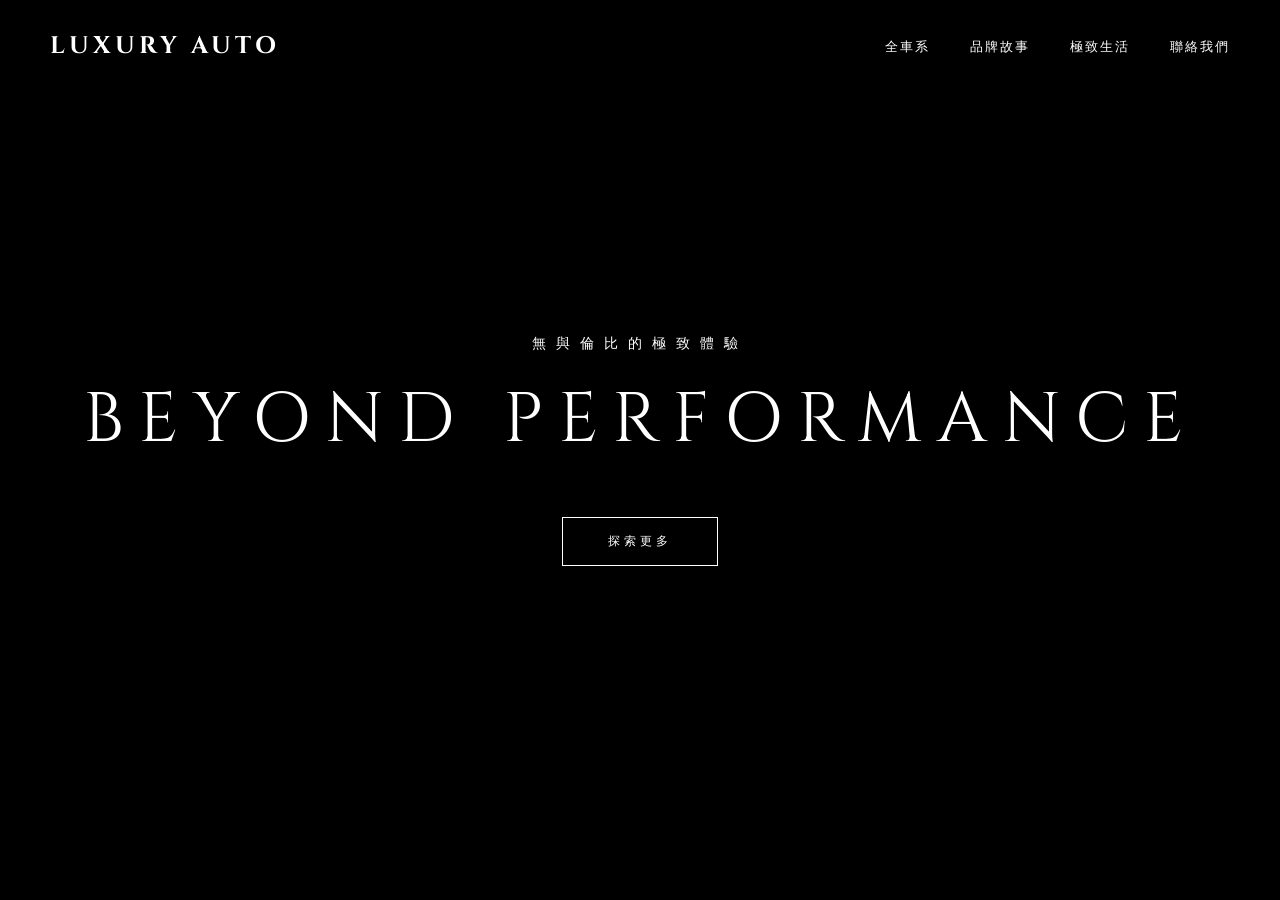
<file: index.html>
<!DOCTYPE html>
<html lang="zh-TW">
<head>
    <meta charset="UTF-8">
    <meta name="viewport" content="width=device-width, initial-scale=1.0">
    <title>頂級超跑 - 奢華體驗</title>
    <link href="https://fonts.googleapis.com/css2?family=Cinzel:wght@400;700&family=Montserrat:wght@300;400;700&display=swap" rel="stylesheet">
    <!-- 加上 ?v=2 強制更新 -->
    <link rel="stylesheet" href="style.css?v=2">
    
    <!-- 終極防護：把最關鍵的排版直接寫在 head 裡，確保一定會生效 -->
    <style>
        .hero {
            position: relative !important;
            width: 100% !important;
            height: 100vh !important;
            display: flex !important;
            justify-content: center !important;
            align-items: center !important;
            overflow: hidden !important;
            background-color: #000 !important;
        }
        #bg-video {
            position: absolute !important;
            top: 0 !important;
            left: 0 !important;
            width: 100vw !important;
            height: 100vh !important;
            object-fit: cover !important;
            z-index: 0 !important; /* 墊在底層 */
        }
        .overlay {
            position: absolute !important;
            top: 0 !important;
            left: 0 !important;
            width: 100% !important;
            height: 100% !important;
            background: rgba(0, 0, 0, 0.6) !important; /* 加深一點遮罩讓字更清楚 */
            z-index: 1 !important;
        }
        .hero-content {
            position: relative !important;
            z-index: 2 !important; /* 文字浮在最上層 */
            text-align: center !important;
        }
    </style>
</head>
<body>
    <nav id="navbar">
        <div class="logo"><a href="index.html" style="color: white; text-decoration: none;">LUXURY AUTO</a></div>
        <div class="menu-toggle" id="mobile-menu">
            <span class="bar"></span>
            <span class="bar"></span>
            <span class="bar"></span>
        </div>
        <ul class="nav-links" id="nav-links">
            <li><a href="models.html">全車系</a></li>
            <li><a href="#">品牌故事</a></li>
            <li><a href="#">極致生活</a></li>
            <li><a href="#">聯絡我們</a></li>
        </ul>
    </nav>

    <header class="hero">
        <video autoplay muted loop playsinline id="bg-video" poster="bg-image.jpg">
            <source src="bg-video.mp4" type="video/mp4">
        </video>
        <div class="overlay"></div>
        <div class="hero-content">
            <h2 class="subtitle">無與倫比的極致體驗</h2>
            <h1 class="title">BEYOND PERFORMANCE</h1>
            <a href="models.html" class="cta-button">探索更多</a>
        </div>
    </header>

    <script src="script.js"></script>
</body>
</html>
</file>
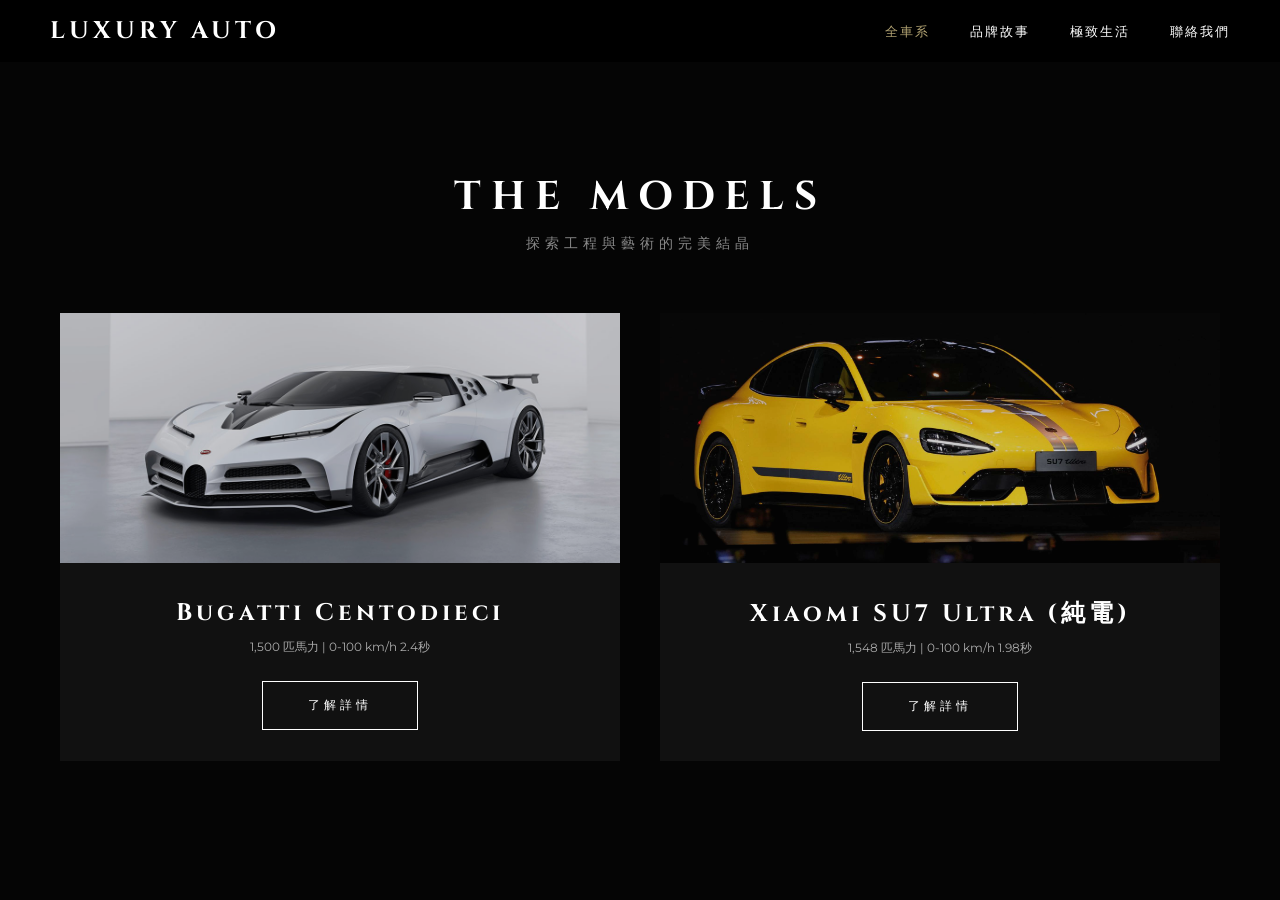
<file: models.html>
<!DOCTYPE html>
<html lang="zh-TW">
<head>
    <meta charset="UTF-8">
    <meta name="viewport" content="width=device-width, initial-scale=1.0">
    <title>全車系 - LUXURY AUTO</title>
    <link href="https://fonts.googleapis.com/css2?family=Cinzel:wght@400;700&family=Montserrat:wght@300;400;700&display=swap" rel="stylesheet">
    <link rel="stylesheet" href="style.css">
</head>
<body class="page-models"> <!-- 加上特定 class 讓背景保持黑色 -->
    <nav id="navbar" class="scrolled"> <!-- 內頁的導覽列預設就是深色背景 -->
        <div class="logo"><a href="index.html" style="color: white; text-decoration: none;">LUXURY AUTO</a></div>
        
        <div class="menu-toggle" id="mobile-menu">
            <span class="bar"></span>
            <span class="bar"></span>
            <span class="bar"></span>
        </div>

        <ul class="nav-links" id="nav-links">
            <li><a href="models.html" style="color: #b0a171;">全車系</a></li>
            <li><a href="#">品牌故事</a></li>
            <li><a href="#">極致生活</a></li>
            <li><a href="#">聯絡我們</a></li>
        </ul>
    </nav>

    <!-- 內頁的主要內容區塊 -->
    <section class="models-section">
        <h1 class="section-title">THE MODELS</h1>
        <p class="section-subtitle">探索工程與藝術的完美結晶</p>
        
        <div class="models-grid">
            <!-- 車款 1 -->
            <div class="model-card">
                <!-- 這裡使用維基百科的穩定圖片作為示範 -->
                <img src="Bugatti%20Centodieci.jpg" alt="車款 1">
                <div class="model-info">
                    <h3>Bugatti Centodieci</h3>
                    <p>1,500 匹馬力 | 0-100 km/h 2.4秒</p>
                    <button class="cta-button">了解詳情</button>
                </div>
            </div>
            
            <!-- 車款 2 -->
            <div class="model-card">
                <img src="Xiaomi%20SU7%20Ultra%20(Electric).jpg" alt="車款 2">
                <div class="model-info">
                    <h3>Xiaomi SU7 Ultra (純電)</h3>
                    <p>1,548 匹馬力 | 0-100 km/h 1.98秒</p>
                    <button class="cta-button">了解詳情</button>
                </div>
            </div>
        </div>
    </section>

    <script src="script.js"></script>
</body>
</html>
</file>
<file: style.css>
* {
    margin: 0;
    padding: 0;
    box-sizing: border-box;
}

body {
    font-family: 'Montserrat', sans-serif;
    background-color: #000;
    color: #fff;
    overflow-x: hidden;
}

h1, .logo {
    font-family: 'Cinzel', serif;
}

#navbar {
    position: fixed;
    top: 0;
    width: 100%;
    display: flex;
    justify-content: space-between;
    align-items: center;
    padding: 30px 50px;
    z-index: 100;
    transition: all 0.4s ease;
}

#navbar.scrolled {
    background-color: rgba(0, 0, 0, 0.95);
    padding: 15px 50px;
}

.logo {
    font-size: 24px;
    font-weight: 700;
    letter-spacing: 4px;
    cursor: pointer;
    z-index: 101;
}

.nav-links {
    display: flex;
    list-style: none;
    gap: 40px;
}

.nav-links a {
    color: #fff;
    text-decoration: none;
    font-size: 13px;
    text-transform: uppercase;
    letter-spacing: 2px;
    transition: color 0.3s;
}

.nav-links a:hover {
    color: #b0a171;
}

/* --- 手機版漢堡選單按鈕設計 --- */
.menu-toggle {
    display: none;
    flex-direction: column;
    cursor: pointer;
    z-index: 101;
}

.menu-toggle .bar {
    width: 25px;
    height: 2px;
    background-color: #fff;
    margin: 4px 0;
    transition: 0.3s ease;
}

/* 主視覺全螢幕容器 */
.hero {
    position: relative; /* 關鍵：這是讓影片能貼齊邊緣的基準 */
    width: 100%;
    height: 100vh;
    display: flex;
    justify-content: center;
    align-items: center;
    overflow: hidden; /* 確保影片不會超出畫面外 */
}

/* 影片背景強制填滿且墊底 */
#bg-video {
    position: absolute; /* 關鍵：讓影片脫離排版，變成背景 */
    top: 0;
    left: 0;
    width: 100%;
    height: 100%;
    object-fit: cover; /* 讓影片保持比例並填滿整個畫面，不會變形 */
    z-index: -2; /* 讓影片移到最下層 */
}

/* 半透明黑色遮罩 (讓白色文字更清楚) */
.overlay {
    position: absolute;
    top: 0;
    left: 0;
    width: 100%;
    height: 100%;
    background: rgba(0, 0, 0, 0.4);
    z-index: -1; /* 放在影片上方，文字下方 */
}

/* 中間的文字與按鈕區塊 */
.hero-content {
    position: relative; /* 確保文字區塊浮在影片和遮罩的上方 */
    z-index: 1; 
    text-align: center;
    padding: 0 20px;
    animation: fadeIn 2s ease-out;
}

.subtitle {
    font-size: 14px;
    font-weight: 300;
    letter-spacing: 10px;
    margin-bottom: 20px;
    text-transform: uppercase;
}

.title {
    font-size: 70px;
    font-weight: 400;
    letter-spacing: 15px;
    margin-bottom: 50px;
    text-shadow: 2px 2px 10px rgba(0,0,0,0.5);
}

.cta-button {
    display: inline-block;
    padding: 15px 45px;
    border: 1px solid #fff;
    color: #fff;
    text-decoration: none;
    font-size: 12px;
    letter-spacing: 4px;
    text-transform: uppercase;
    transition: all 0.3s ease;
    background: transparent;
}

.cta-button:hover {
    background: #fff;
    color: #000;
}

@keyframes fadeIn {
    from { opacity: 0; transform: translateY(30px); }
    to { opacity: 1; transform: translateY(0); }
}

/* --- 手機版響應式設計 --- */
@media (max-width: 768px) {
    #navbar {
        padding: 20px 30px;
    }
    #navbar.scrolled {
        padding: 15px 30px;
    }
    .title {
        font-size: 32px;
        letter-spacing: 8px;
    }
    .subtitle {
        font-size: 11px;
        letter-spacing: 6px;
    }
    
    /* 顯示漢堡選單按鈕 */
    .menu-toggle {
        display: flex;
    }

    /* 將導覽列改為滿版下拉式選單 */
    .nav-links {
        position: fixed;
        top: 0;
        right: -100%; /* 預設藏在右側畫面外 */
        width: 100%;
        height: 100vh;
        background-color: #000;
        flex-direction: column;
        justify-content: center;
        align-items: center;
        transition: right 0.4s ease; /* 滑動動畫 */
    }

    /* 當 JS 加上 active class 時，選單滑出 */
    .nav-links.active {
        right: 0;
    }

    .nav-links li {
        margin: 20px 0;
    }

    .nav-links a {
        font-size: 18px;
    }

    /* 漢堡選單變成 X 的動畫 */
    .menu-toggle.is-active .bar:nth-child(1) {
        transform: translateY(10px) rotate(45deg);
    }
    .menu-toggle.is-active .bar:nth-child(2) {
        opacity: 0;
    }
    .menu-toggle.is-active .bar:nth-child(3) {
        transform: translateY(-10px) rotate(-45deg);
    }
}

/* --- 內頁 (全車系) 專用設計 --- */
.page-models {
    background-color: #050505;
    padding-top: 120px; /* 避開固定在頂部的導覽列 */
}

.models-section {
    max-width: 1200px;
    margin: 0 auto;
    padding: 50px 20px;
    text-align: center;
}

.section-title {
    font-size: 40px;
    letter-spacing: 10px;
    margin-bottom: 10px;
}

.section-subtitle {
    font-size: 14px;
    font-weight: 300;
    color: #888;
    letter-spacing: 5px;
    margin-bottom: 60px;
}

.models-grid {
    display: grid;
    grid-template-columns: repeat(auto-fit, minmax(300px, 1fr));
    gap: 40px;
}

.model-card {
    background-color: #111;
    overflow: hidden;
    transition: transform 0.4s ease;
}

.model-card:hover {
    transform: translateY(-10px);
}

.model-card img {
    width: 100%;
    height: 250px;
    object-fit: cover;
    opacity: 0.8;
    transition: opacity 0.4s;
}

.model-card:hover img {
    opacity: 1;
}

.model-info {
    padding: 30px;
}

.model-info h3 {
    font-family: 'Cinzel', serif;
    font-size: 24px;
    letter-spacing: 4px;
    margin-bottom: 10px;
}

.model-info p {
    font-size: 12px;
    color: #aaa;
    margin-bottom: 25px;
}
</file>
